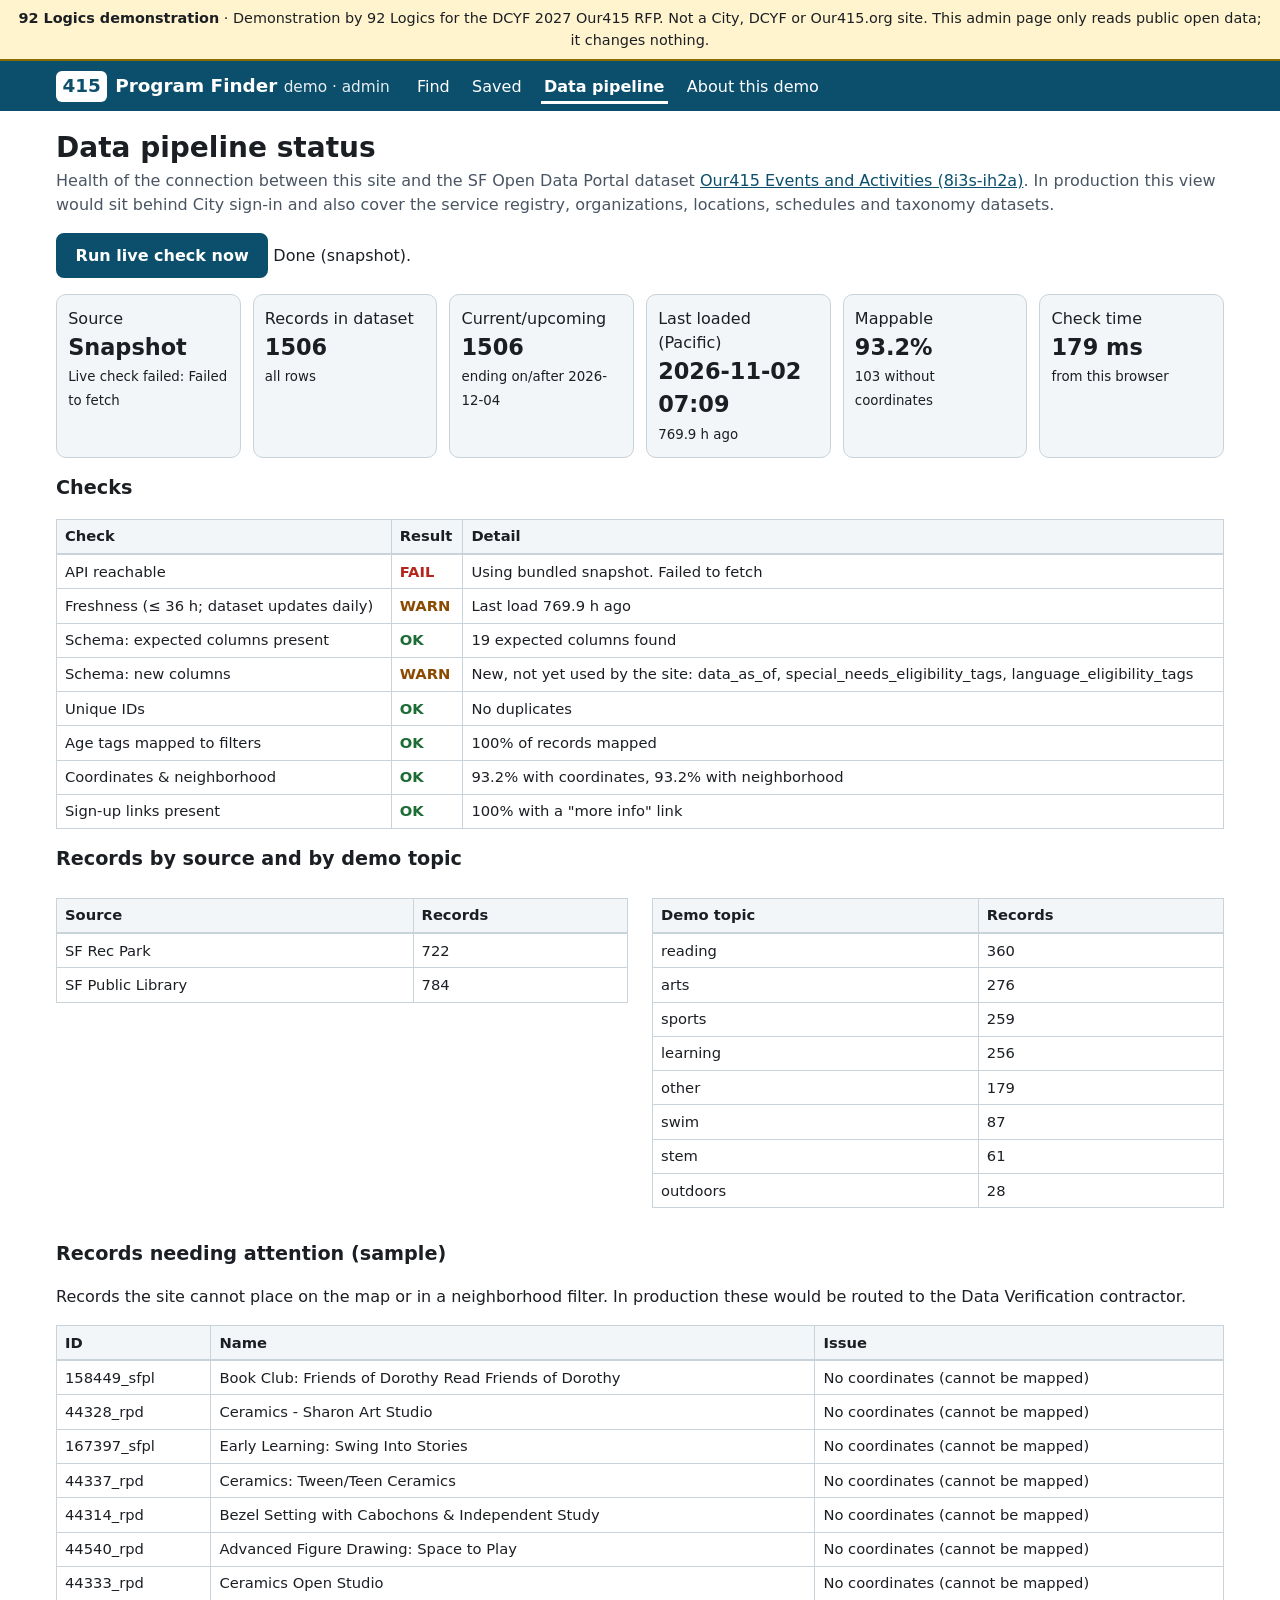
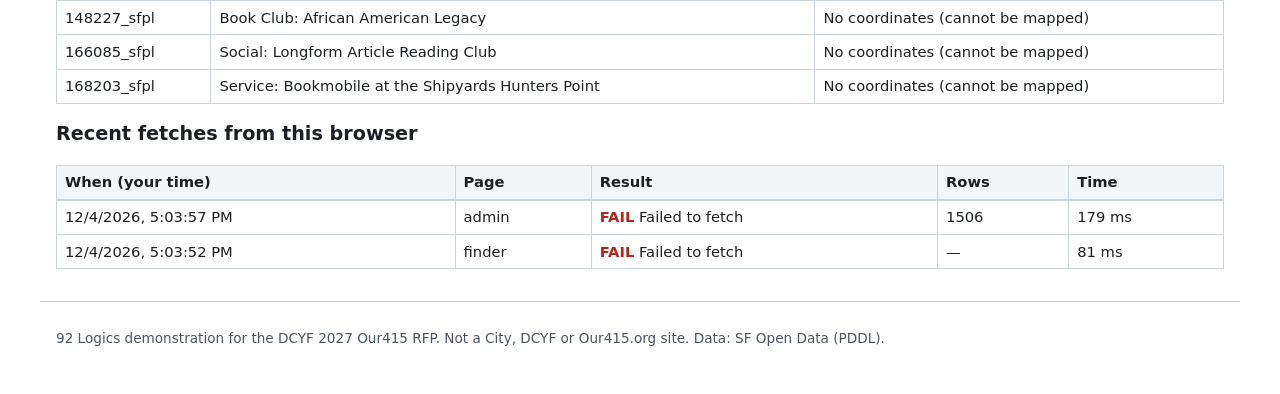
<file: admin.html>
<!doctype html>
<html lang="en">
<head>
<meta charset="utf-8"><meta name="viewport" content="width=device-width, initial-scale=1">
<title>Data pipeline status — 92 Logics Our415 demo (not a City site)</title>
<meta name="robots" content="noindex">
<link rel="stylesheet" href="styles.css">
</head>
<body>
<a class="skip" href="#main">Skip to content</a>
<div class="demo-banner" role="note" id="disclaimer"><strong>92 Logics demonstration</strong> · Demonstration by 92 Logics for the DCYF 2027 Our415 RFP. Not a City, DCYF or Our415.org site. This admin page only reads public open data; it changes nothing.</div>
<header class="top"><div class="wrap top-in">
  <a class="brand" href="index.html#/find"><span class="logo" aria-hidden="true">415</span><span>Program Finder <small>demo · admin</small></span></a>
  <nav aria-label="Main"><ul class="nav"><li><a href="index.html#/find">Find</a></li><li><a href="index.html#/saved">Saved</a></li><li><a href="admin.html" aria-current="page">Data pipeline</a></li><li><a href="index.html#/about">About this demo</a></li></ul></nav>
</div></header>
<main id="main" class="wrap" tabindex="-1">
  <h1>Data pipeline status</h1>
  <p class="lead">Health of the connection between this site and the SF Open Data Portal dataset <a href="https://data.sf.gov/d/8i3s-ih2a">Our415 Events and Activities (8i3s-ih2a)</a>. In production this view would sit behind City sign-in and also cover the service registry, organizations, locations, schedules and taxonomy datasets.</p>
  <p><button type="button" class="primary" id="runBtn">Run live check now</button> <span id="runState" role="status" aria-live="polite"></span></p>
  <div class="kpis" id="kpis" aria-live="polite"></div>
  <h2>Checks</h2>
  <table id="checks"><caption class="sr-only">Pipeline checks</caption><thead><tr><th scope="col">Check</th><th scope="col">Result</th><th scope="col">Detail</th></tr></thead><tbody></tbody></table>
  <h2>Records by source and by demo topic</h2>
  <div class="layout" style="grid-template-columns:1fr 1fr;align-items:start">
    <table id="bySource"><caption class="sr-only">Records by source</caption><thead><tr><th scope="col">Source</th><th scope="col">Records</th></tr></thead><tbody></tbody></table>
    <table id="byTopic"><caption class="sr-only">Records by topic</caption><thead><tr><th scope="col">Demo topic</th><th scope="col">Records</th></tr></thead><tbody></tbody></table>
  </div>
  <h2>Records needing attention (sample)</h2>
  <p>Records the site cannot place on the map or in a neighborhood filter. In production these would be routed to the Data Verification contractor.</p>
  <table id="issues"><caption class="sr-only">Records needing attention</caption><thead><tr><th scope="col">ID</th><th scope="col">Name</th><th scope="col">Issue</th></tr></thead><tbody></tbody></table>
  <h2>Recent fetches from this browser</h2>
  <table id="log"><caption class="sr-only">Fetch log</caption><thead><tr><th scope="col">When (your time)</th><th scope="col">Page</th><th scope="col">Result</th><th scope="col">Rows</th><th scope="col">Time</th></tr></thead><tbody></tbody></table>
</main>
<footer class="foot wrap"><p>92 Logics demonstration for the DCYF 2027 Our415 RFP. Not a City, DCYF or Our415.org site. Data: SF Open Data (PDDL).</p></footer>
<script src="core.js"></script>
<script src="admin.js"></script>
</body></html>
</file>
<file: styles.css>
:root{--ink:#1b1f24;--muted:#4a5563;--brand:#0b4f6c;--brand-2:#073a50;--accent:#b3261e;--bg:#ffffff;--soft:#f2f6f8;--line:#c9d3da;--focus:#ffbf47;--ok:#1d6b35;font-size:100%}
html.big{font-size:125%}
*{box-sizing:border-box}
body{margin:0;font-family:system-ui,-apple-system,"Segoe UI",Roboto,"Noto Sans","Noto Sans SC",sans-serif;color:var(--ink);background:var(--bg);line-height:1.5}
a{color:var(--brand)}a:hover{color:var(--brand-2)}
:focus-visible{outline:3px solid var(--focus);outline-offset:2px;box-shadow:0 0 0 5px #1b1f24}
.sr-only{position:absolute;width:1px;height:1px;overflow:hidden;clip:rect(0 0 0 0);white-space:nowrap}
.skip{position:absolute;left:-999px;top:0;background:#fff;padding:.5rem 1rem;z-index:2000}.skip:focus{left:.5rem}
.wrap{max-width:1200px;margin:0 auto;padding:0 1rem}
.demo-banner{background:#fff4ce;border-bottom:2px solid #8a6d00;padding:.5rem 1rem;font-size:.9rem;text-align:center}
.top{background:var(--brand);color:#fff}
.top-in{display:flex;flex-wrap:wrap;align-items:center;gap:.75rem 1.5rem;padding:.6rem 1rem}
.brand{display:flex;align-items:center;gap:.5rem;color:#fff;text-decoration:none;font-weight:700;font-size:1.15rem}
.brand small{font-weight:400;opacity:.9}
.logo{background:#fff;color:var(--brand);border-radius:6px;padding:.1rem .4rem;font-weight:800}
.nav{display:flex;flex-wrap:wrap;gap:.25rem 1rem;list-style:none;margin:0;padding:0}
.nav a{color:#fff;text-decoration:none;padding:.35rem .2rem;border-bottom:3px solid transparent}
.nav a[aria-current=page]{border-bottom-color:#fff;font-weight:700}
.badge{background:#fff;color:var(--brand);border-radius:999px;padding:0 .45rem;font-size:.8rem;font-weight:700}
.tools{margin-left:auto;display:flex;gap:.5rem;align-items:center}
.tools select,.tools button{font:inherit;padding:.3rem .5rem;border-radius:6px;border:1px solid #fff;background:#fff;color:var(--ink)}
.tools button[aria-pressed=true]{background:var(--focus)}
.lang-note{margin:0;padding:.3rem 1rem .5rem;font-size:.85rem;color:#e8f1f5}
h1{font-size:1.75rem;margin:1.25rem 0 .25rem;line-height:1.2}
h2{font-size:1.2rem}
.lead{color:var(--muted);margin-top:0}
.search label{font-weight:700;display:block;margin-bottom:.25rem}
.search-row{display:flex;gap:.5rem}
.search input{flex:1;font:inherit;font-size:1.05rem;padding:.65rem .75rem;border:2px solid var(--brand);border-radius:8px;min-width:0}
button{font:inherit;cursor:pointer}
.primary{background:var(--brand);color:#fff;border:2px solid var(--brand);border-radius:8px;padding:.55rem 1.1rem;font-weight:700}
.primary:hover{background:var(--brand-2)}
.secondary{background:#fff;color:var(--brand);border:2px solid var(--brand);border-radius:8px;padding:.45rem .9rem;font-weight:600}
.link{background:none;border:none;color:var(--brand);text-decoration:underline;padding:.4rem 0}
.examples{display:flex;flex-wrap:wrap;gap:.4rem;align-items:center;font-size:.9rem;color:var(--muted)}
.ex{background:var(--soft);border:1px solid var(--line);border-radius:999px;padding:.2rem .7rem;color:var(--ink)}
.understood{margin:.5rem 0;display:flex;flex-wrap:wrap;gap:.4rem;align-items:center}
.chip{display:inline-flex;align-items:center;gap:.3rem;background:#e3eef3;border:1px solid var(--brand);border-radius:999px;padding:.15rem .3rem .15rem .7rem;font-size:.9rem}
.chip button{border:none;background:var(--brand);color:#fff;border-radius:999px;width:1.5rem;height:1.5rem;line-height:1;padding:0}
.relaxed{width:100%;color:#6b3a00;background:#fff4e5;border-left:4px solid #b36b00;padding:.3rem .6rem;margin:0}
.layout{display:grid;grid-template-columns:260px 1fr;gap:1.5rem;margin-top:.5rem}
.filters{background:var(--soft);border:1px solid var(--line);border-radius:10px;padding:1rem;align-self:start;position:sticky;top:.5rem}
.filters h2{margin-top:0}
.filters label,.prefs label{display:block;font-weight:600;margin-top:.7rem;font-size:.95rem}
.filters select,.prefs select{width:100%;font:inherit;padding:.4rem;border:1px solid #6b7785;border-radius:6px;background:#fff}
.data-status{font-size:.8rem;color:var(--muted);margin-top:1rem}
.res-count{margin:.2rem 0 .5rem}
.map{height:340px;border:1px solid var(--line);border-radius:10px}
.map-note{font-size:.8rem;color:var(--muted);margin:.25rem 0 .75rem}
.cards{list-style:none;padding:0;margin:0;display:grid;gap:.75rem}
.card{border:1px solid var(--line);border-radius:10px;padding:.8rem 1rem;background:#fff}
.card.hl{border-color:var(--brand);box-shadow:0 0 0 2px var(--brand)}
.card h3{margin:0 0 .2rem;font-size:1.05rem}
.meta{color:var(--muted);font-size:.9rem;margin:.1rem 0}
.tags{display:flex;flex-wrap:wrap;gap:.3rem;margin:.35rem 0}
.tag{font-size:.78rem;border:1px solid var(--line);border-radius:4px;padding:0 .35rem;background:var(--soft)}
.tag.free{border-color:var(--ok);color:var(--ok);font-weight:700;background:#eaf5ee}
.desc{margin:.3rem 0;font-size:.95rem}
.actions{display:flex;flex-wrap:wrap;gap:.5rem;margin-top:.4rem}
.actions a,.actions button{font-size:.9rem}
.saveBtn[aria-pressed=true]{background:var(--brand);color:#fff}
.prefs{display:grid;grid-template-columns:repeat(auto-fit,minmax(200px,1fr));gap:.5rem 1rem;align-items:end;max-width:800px}
.foot{font-size:.85rem;color:var(--muted);border-top:1px solid var(--line);margin-top:2rem;padding-top:.75rem;padding-bottom:2rem}
/* admin */
.kpis{display:grid;grid-template-columns:repeat(auto-fit,minmax(170px,1fr));gap:.75rem;margin:1rem 0}
.kpi{border:1px solid var(--line);border-radius:10px;padding:.7rem;background:var(--soft)}
.kpi b{display:block;font-size:1.4rem}
.status-ok{color:var(--ok);font-weight:700}.status-warn{color:#8a4b00;font-weight:700}.status-bad{color:var(--accent);font-weight:700}
table{border-collapse:collapse;width:100%;margin:.5rem 0 1rem}th,td{border:1px solid var(--line);padding:.35rem .5rem;text-align:left;font-size:.92rem}th{background:var(--soft)}
@media (max-width:820px){.layout{grid-template-columns:1fr}.filters{position:static}.tools{margin-left:0}.map{height:260px}h1{font-size:1.45rem}}
@media (prefers-reduced-motion:reduce){*{transition:none!important;animation:none!important;scroll-behavior:auto!important}}
</file>
